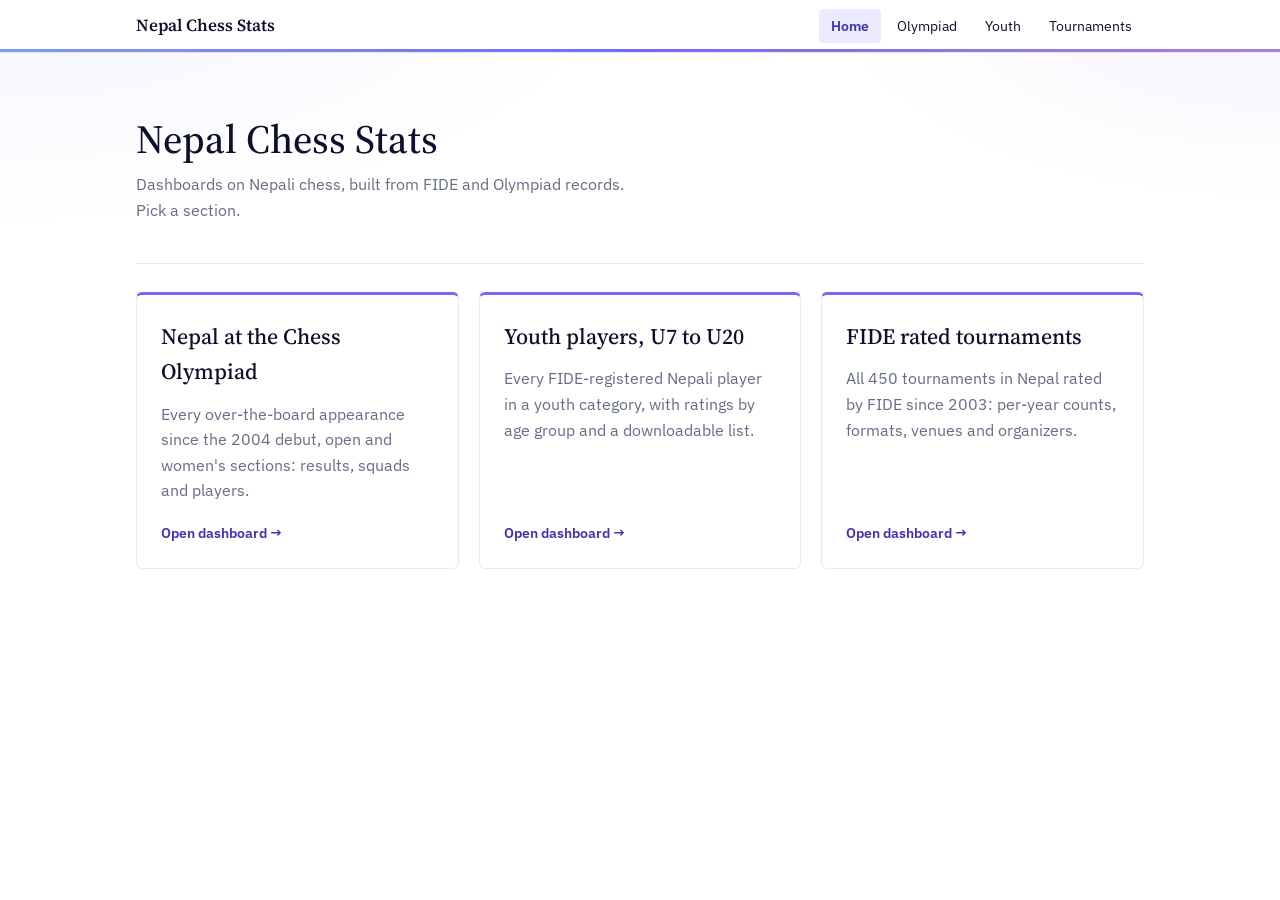
<file: index.html>
<!doctype html>
<html lang="en">
  <head>
    <meta charset="UTF-8" />
    <meta name="viewport" content="width=device-width, initial-scale=1.0" />
    <title>Nepal Chess Stats</title>
    <link rel="preconnect" href="https://fonts.googleapis.com" />
    <link rel="preconnect" href="https://fonts.gstatic.com" crossorigin />
    <link
      href="https://fonts.googleapis.com/css2?family=Source+Serif+4:opsz,wght@8..60,400;8..60,500;8..60,600&family=IBM+Plex+Sans:wght@400;500;600&display=swap"
      rel="stylesheet"
    />
    <link rel="stylesheet" href="assets/style.css" />
  </head>
  <body>
    <nav class="topnav" aria-label="Sections">
      <div class="topnav-in">
        <a class="brand" href="">Nepal Chess Stats</a>
        <div class="links">
        <a href="" aria-current="page">Home</a>
        <a href="olympiad/">Olympiad</a>
        <a href="youth/">Youth</a>
        <a href="tournaments/">Tournaments</a>
        </div>
      </div>
    </nav>
    <main class="wrap">
      <div class="hero">
        <h1>Nepal Chess Stats</h1>
        <p class="subtitle">Dashboards on Nepali chess, built from FIDE and Olympiad records. Pick a section.</p>
      </div>
      <div class="cards">
        <a class="card" href="olympiad/">
          <h2>Nepal at the Chess Olympiad</h2>
          <p>Every over-the-board appearance since the 2004 debut, open and women's sections: results, squads and players.</p>
          <span class="go">Open dashboard →</span>
        </a>
        <a class="card" href="youth/">
          <h2>Youth players, U7 to U20</h2>
          <p>Every FIDE-registered Nepali player in a youth category, with ratings by age group and a downloadable list.</p>
          <span class="go">Open dashboard →</span>
        </a>
        <a class="card" href="tournaments/">
          <h2>FIDE rated tournaments</h2>
          <p>All 450 tournaments in Nepal rated by FIDE since 2003: per-year counts, formats, venues and organizers.</p>
          <span class="go">Open dashboard →</span>
        </a>
      </div>
    </main>
  </body>
</html>
</file>
<file: assets/style.css>
:root {
  /* BitpointX palette, option I (white navbar, violet + magenta); keep in sync with the colour constants in the page scripts */
  --ink: #0d0f2c;
  --paper: #ffffff;
  --paper-2: #f5f8ff;
  --primary: #766af5; /* charts, borders, swatches */
  --primary-strong: #4031b3; /* white text on it, or as text colour: passes AA */
  --primary-tint: #eceafe;
  --second: #db2777;
  --second-tint: #fce7f3;
  --accent: #a880d9;
  --brand-gradient: linear-gradient(90deg, #8098f9, #766af5 50%, #a880d9); /* decorative strips */
  --button-gradient: linear-gradient(90deg, #4031b3, #5b4cdb); /* behind white text: >= 6:1 */
  --taupe: #656c86;
  --muted: #656c86;
  --hair: #e6eaf4;
  --nav-h: 52px;
}

html {
  scroll-padding-top: calc(var(--nav-h) + 80px); /* clear navbar + sticky filter bar */
}

* {
  box-sizing: border-box;
}

body {
  margin: 0;
  background:
    radial-gradient(ellipse 90% 55% at 0% -5%, rgba(128, 152, 249, 0.1), transparent 55%),
    radial-gradient(ellipse 70% 45% at 100% 0%, rgba(168, 128, 217, 0.1), transparent 50%),
    var(--paper);
  color: var(--ink);
  font-family: 'IBM Plex Sans', sans-serif;
  font-size: 16px;
  line-height: 1.6;
  min-height: 100vh;
}

.wrap {
  max-width: 1080px;
  margin: 0 auto;
  padding: 64px 36px 96px;
}

/* Headings */

h1,
h2 {
  font-family: 'Source Serif 4', serif;
  font-weight: 500;
  margin: 0;
}

h1 {
  font-size: 40px;
  line-height: 1.15;
}

h2 {
  font-size: 22px;
  margin-bottom: 6px;
}

/* Hero */

.hero {
  padding-bottom: 40px;
  margin-bottom: 28px;
  border-bottom: 1px solid var(--hair);
}

.subtitle {
  color: var(--muted);
  font-size: 16px;
  margin: 10px 0 0;
  max-width: 520px;
}

.scoreboard {
  display: flex;
  flex-wrap: wrap;
  gap: 0;
  margin-top: 36px;
}

.stat {
  flex: 1;
  min-width: 140px;
  padding: 0 24px 0 0;
  margin-right: 24px;
  border-right: 1px solid var(--hair);
}

.stat:last-child {
  border-right: none;
  margin-right: 0;
  padding-right: 0;
}

.stat-num {
  font-family: 'Source Serif 4', serif;
  font-size: 34px;
  font-weight: 500;
  line-height: 1;
  color: var(--primary-strong);
}

.stat-label {
  color: var(--muted);
  font-size: 13px;
  margin-top: 6px;
}

/* Filter bar */

.filter-bar {
  position: sticky;
  top: var(--nav-h);
  z-index: 20;
  display: flex;
  flex-wrap: wrap;
  align-items: center;
  gap: 12px;
  padding: 12px 0 14px;
  margin-bottom: 40px;
  background: rgba(255, 255, 255, 0.92);
  backdrop-filter: blur(8px);
  border-bottom: 1px solid var(--hair);
}

.fgroup {
  display: flex;
  align-items: center;
  gap: 8px;
}

.filter-bar label {
  font-size: 13px;
  color: var(--muted);
  font-weight: 500;
}

.filter-bar select {
  appearance: none;
  background-color: var(--paper);
  border: 1px solid var(--hair);
  border-radius: 3px;
  color: var(--ink);
  font-family: 'IBM Plex Sans', sans-serif;
  font-size: 14px;
  padding: 8px 36px 8px 12px;
  cursor: pointer;
  background-image: url("data:image/svg+xml,%3Csvg xmlns='http://www.w3.org/2000/svg' width='12' height='8' viewBox='0 0 12 8'%3E%3Cpath fill='%236A645C' d='M1 1l5 5 5-5'/%3E%3C/svg%3E");
  background-repeat: no-repeat;
  background-position: right 12px center;
}

.filter-bar select:focus {
  outline: 2px solid var(--primary);
  outline-offset: 2px;
}

/* Sections */

section {
  margin-bottom: 88px;
}

.section-intro {
  color: var(--muted);
  font-size: 14px;
  max-width: 580px;
  margin: 0 0 28px;
}

.reveal {
  opacity: 0;
  transform: translateY(18px);
  transition:
    opacity 0.7s cubic-bezier(0.22, 1, 0.36, 1),
    transform 0.7s cubic-bezier(0.22, 1, 0.36, 1);
}

.reveal.is-in {
  opacity: 1;
  transform: none;
}

.chart-stack {
  display: flex;
  flex-direction: column;
  gap: 56px;
}

[data-section-panel].is-hidden {
  display: none;
}

.two-col {
  display: grid;
  grid-template-columns: 1fr;
  gap: 48px;
}

/* Legends and toggle buttons */

.legend-row {
  display: flex;
  flex-wrap: wrap;
  gap: 18px;
  font-size: 13px;
  color: var(--muted);
  margin-bottom: 18px;
}

.legend-item {
  display: flex;
  align-items: center;
  gap: 6px;
}

.legend-item.is-hidden {
  display: none;
}

.swatch {
  width: 11px;
  height: 11px;
  border-radius: 2px;
  display: inline-block;
}

.btn-row {
  display: flex;
  flex-wrap: wrap;
  gap: 8px;
  margin-bottom: 22px;
}

.tbtn {
  background: transparent;
  border: 1px solid var(--hair);
  border-radius: 3px;
  padding: 7px 16px;
  font-family: 'IBM Plex Sans', sans-serif;
  font-size: 13px;
  color: var(--ink);
  cursor: pointer;
}

.tbtn:hover {
  background: var(--paper-2);
}

/* Segmented toggle: <div class="seg"> of buttons, the pressed one is the value */
.seg {
  display: inline-flex;
  flex-wrap: wrap;
  gap: 2px;
  padding: 3px;
  background: var(--paper-2);
  border: 1px solid var(--hair);
  border-radius: 999px;
}

.seg button {
  border: 0;
  background: transparent;
  border-radius: 999px;
  padding: 6px 14px;
  font: 500 13px 'IBM Plex Sans', sans-serif;
  color: var(--muted);
  cursor: pointer;
}

.seg button:hover {
  color: var(--ink);
}

.seg button[aria-pressed='true'] {
  background: var(--button-gradient);
  color: #fff;
}

.seg button:focus-visible {
  outline: 2px solid var(--primary);
  outline-offset: 2px;
}

.tbtn.active {
  background: var(--primary-strong);
  color: #fff;
  border-color: var(--primary-strong);
}

/* Charts */

.chart-box {
  position: relative;
  width: 100%;
}

.chart-box canvas {
  position: absolute;
  inset: 0;
  width: 100% !important;
  height: 100% !important;
}

.insight {
  font-size: 14px;
  color: var(--muted);
  margin-top: 20px;
  border-left: 2px solid var(--primary);
  padding-left: 14px;
}

.insight.accent {
  border-left-color: var(--accent);
}

/* Table */

.table-scroll {
  width: 100%;
  overflow-x: auto;
}

table {
  width: 100%;
  border-collapse: collapse;
  font-size: 14px;
  margin-top: 8px;
}

th,
td {
  text-align: left;
  padding: 14px 16px;
  border-bottom: 1px solid var(--hair);
}

th {
  font-weight: 500;
  color: var(--muted);
  font-size: 13px;
}

td.num {
  font-variant-numeric: tabular-nums;
}

tr.row-open td:first-child {
  border-left: 3px solid var(--primary);
  padding-left: 13px;
}

tr.row-women td:first-child {
  border-left: 3px solid var(--second);
  padding-left: 13px;
}

/* Footer */

footer {
  border-top: 1px solid var(--hair);
  padding-top: 24px;
  font-size: 12px;
  color: var(--muted);
  line-height: 1.7;
}

footer p {
  margin: 4px 0;
}

.palette-note {
  font-size: 12px;
  color: var(--muted);
  margin-top: 10px;
}

/* Media queries */

@media (prefers-reduced-motion: reduce) {
  .reveal,
  .card,
  .card:hover {
    opacity: 1;
    transform: none;
    transition: none;
  }
}

@media (max-width: 640px) {
  .wrap {
    padding: 40px 20px 64px;
  }

  h1 {
    font-size: 30px;
  }

  section {
    margin-bottom: 64px;
  }

  .chart-stack {
    gap: 40px;
  }

  .stat {
    min-width: 45%;
    margin-bottom: 20px;
    padding-right: 14px;
    margin-right: 14px;
  }

  .chart-box {
    height: 260px !important;
  }

  #extremeBox {
    height: 420px !important;
  }

  table {
    font-size: 13px;
  }

  th,
  td {
    padding: 10px 8px;
  }
}

a {
  color: var(--primary-strong);
  text-decoration-color: var(--accent);
  text-underline-offset: 3px;
}

/* Top navbar, shared by every page */

.topnav {
  position: sticky;
  top: 0;
  z-index: 10;
  /* brand gradient as a 3px strip inside the bar, so the bar stays --nav-h tall */
  background: var(--brand-gradient) bottom / 100% 3px no-repeat, var(--paper);
  box-shadow: 0 1px 0 var(--hair);
}

.topnav-in {
  max-width: 1080px;
  margin: 0 auto;
  padding: 0 36px;
  display: flex;
  align-items: center;
  justify-content: space-between;
  gap: 16px;
  height: var(--nav-h);
}

.topnav a {
  color: var(--ink);
  text-decoration: none;
  font-size: 14px;
}

.topnav .brand {
  font-family: 'Source Serif 4', serif;
  font-size: 17px;
  font-weight: 600;
}

.topnav .links {
  display: flex;
  gap: 4px;
}

.topnav .links a {
  padding: 6px 12px;
  border-radius: 4px;
}

.topnav .links a:hover,
.topnav .links a:focus-visible {
  background: var(--paper-2);
}

.topnav .links a[aria-current='page'] {
  font-weight: 600;
  color: var(--primary-strong);
  background: var(--primary-tint);
}

/* Landing page section cards */

.cards {
  display: grid;
  grid-template-columns: repeat(auto-fit, minmax(280px, 1fr));
  gap: 20px;
}

.card {
  display: flex;
  flex-direction: column;
  padding: 24px;
  background: var(--paper);
  border: 1px solid var(--hair);
  border-top: 3px solid var(--primary);
  border-radius: 6px;
  color: var(--ink);
  text-decoration: none;
  transition: border-color 0.15s, transform 0.15s;
}

.card:hover,
.card:focus-visible {
  border-color: var(--primary);
  transform: translateY(-2px);
}

.card p {
  color: var(--muted);
  margin: 6px 0 18px;
  flex: 1;
}

.card .go {
  color: var(--primary-strong);
  font-weight: 600;
  font-size: 14px;
}

@media (max-width: 640px) {
  .topnav-in {
    padding: 0 20px;
  }

  .topnav .brand {
    font-size: 15px;
  }

  .topnav .links a {
    padding: 6px 8px;
  }

  .seg button {
    padding: 6px 10px;
  }
}
</file>
